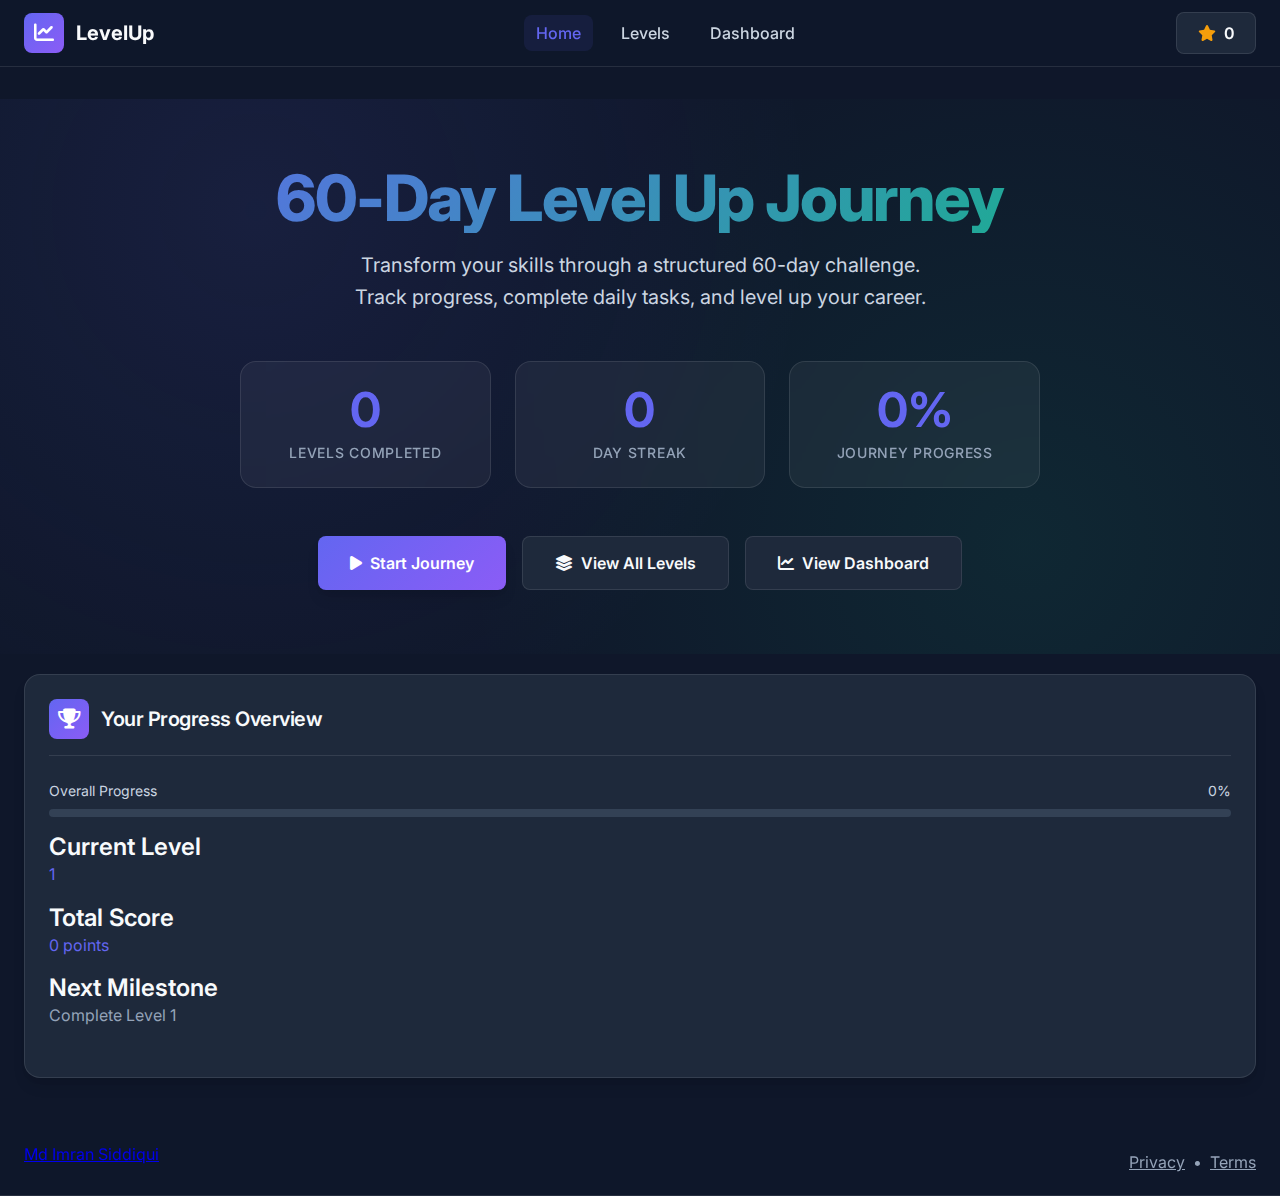
<file: index.html>
<!DOCTYPE html>
<html lang="en">
<head>
    <meta charset="UTF-8">
    <meta name="viewport" content="width=device-width, initial-scale=1.0">
    <title>60-Day Level Up Journey | Track Your Progress</title>
    <link rel="stylesheet" href="css/style.css">
    <link rel="preconnect" href="https://fonts.googleapis.com">
    <link rel="preconnect" href="https://fonts.gstatic.com" crossorigin>
    <link href="https://fonts.googleapis.com/css2?family=Inter:wght@300;400;500;600;700;800&display=swap" rel="stylesheet">
    <link rel="stylesheet" href="https://cdnjs.cloudflare.com/ajax/libs/font-awesome/6.4.0/css/all.min.css">
</head>
<body>
    <div class="page-container">
        <!-- Navigation -->
<header class="site-header">
    <div class="container nav-container">
        <a href="index.html" class="logo">
            <div class="logo-icon">
                <i class="fas fa-chart-line"></i>
            </div>
            <span>LevelUp</span>
        </a>
        
        <nav>
            <ul class="nav-links">
                <li><a href="index.html" class="nav-link active">Home</a></li>
                <li><a href="levels.html" class="nav-link">Levels</a></li>
                <li><a href="dashboard.html" class="nav-link">Dashboard</a></li>
            </ul>
        </nav>
        
        <div class="score-display">
            <i class="fas fa-star score-icon"></i>
            <span id="homeScore">0</span>
        </div>
    </div>
</header>
        <!-- Hero Section -->
        <main class="main-content">
            <section class="hero-section">
                <div class="hero-background"></div>
                <div class="container">
                    <h1 class="hero-title">60-Day Level Up Journey</h1>
                    <p class="hero-subtitle">
                        Transform your skills through a structured 60-day challenge. 
                        Track progress, complete daily tasks, and level up your career.
                    </p>
                    
                    <div class="hero-stats">
                        <div class="stat-card fade-in">
                            <div class="stat-value" id="completedCount">0</div>
                            <div class="stat-label">Levels Completed</div>
                        </div>
                        <div class="stat-card fade-in" style="animation-delay: 0.1s">
                            <div class="stat-value" id="streakCount">0</div>
                            <div class="stat-label">Day Streak</div>
                        </div>
                        <div class="stat-card fade-in" style="animation-delay: 0.2s">
                            <div class="stat-value" id="progressPercent">0%</div>
                            <div class="stat-label">Journey Progress</div>
                        </div>
                    </div>
                    
                    <div class="hero-actions">
                        <a href="level-detail.html?level=1" class="btn btn-primary btn-lg">
                            <i class="fas fa-play"></i>
                            Start Journey
                        </a>
                        <a href="levels.html" class="btn btn-secondary btn-lg">
                            <i class="fas fa-layer-group"></i>
                            View All Levels
                        </a>
                        <a href="dashboard.html" class="btn btn-secondary btn-lg">
                            <i class="fas fa-chart-line"></i>
                            View Dashboard
                        </a>
                    </div>
                </div>
            </section>
            
            <!-- Progress Section -->
            <section class="container mt-5">
                <div class="card">
                    <div class="card-header">
                        <h2 class="card-title">
                            <div class="card-icon">
                                <i class="fas fa-trophy"></i>
                            </div>
                            Your Progress Overview
                        </h2>
                    </div>
                    <div class="card-body">
                        <div class="progress-container">
                            <div class="progress-label">
                                <span>Overall Progress</span>
                                <span id="detailedProgressPercent">0%</span>
                            </div>
                            <div class="progress-bar">
                                <div id="detailedProgressBar" class="progress-fill" style="width: 0%"></div>
                            </div>
                        </div>
                        
                        <div class="progress-overview mt-4">
                            <div>
                                <h4>Current Level</h4>
                                <p class="text-primary" id="currentLevel">1</p>
                            </div>
                            <div>
                                <h4>Total Score</h4>
                                <p class="text-primary" id="totalScore">0 points</p>
                            </div>
                            <div>
                                <h4>Next Milestone</h4>
                                <p class="text-muted" id="nextMilestone">Complete Level 1</p>
                            </div>
                        </div>
                    </div>
                </div>
            </section>
        </main>

        <!-- Footer -->
        <footer class="site-header mt-5">
            <div class="container nav-container">
                <p class="text-muted"><a href="https://github.com/786imran786">Md Imran Siddiqui</a> </p>
                <div class="flex gap-2">
                    <a href="#" class="text-muted">Privacy</a>
                    <span class="text-muted">•</span>
                    <a href="#" class="text-muted">Terms</a>
                </div>
            </div>
        </footer>
    </div>

    <script src="js/storage.js"></script>
    <script src="js/main.js"></script>
</body>
</html>
</file>
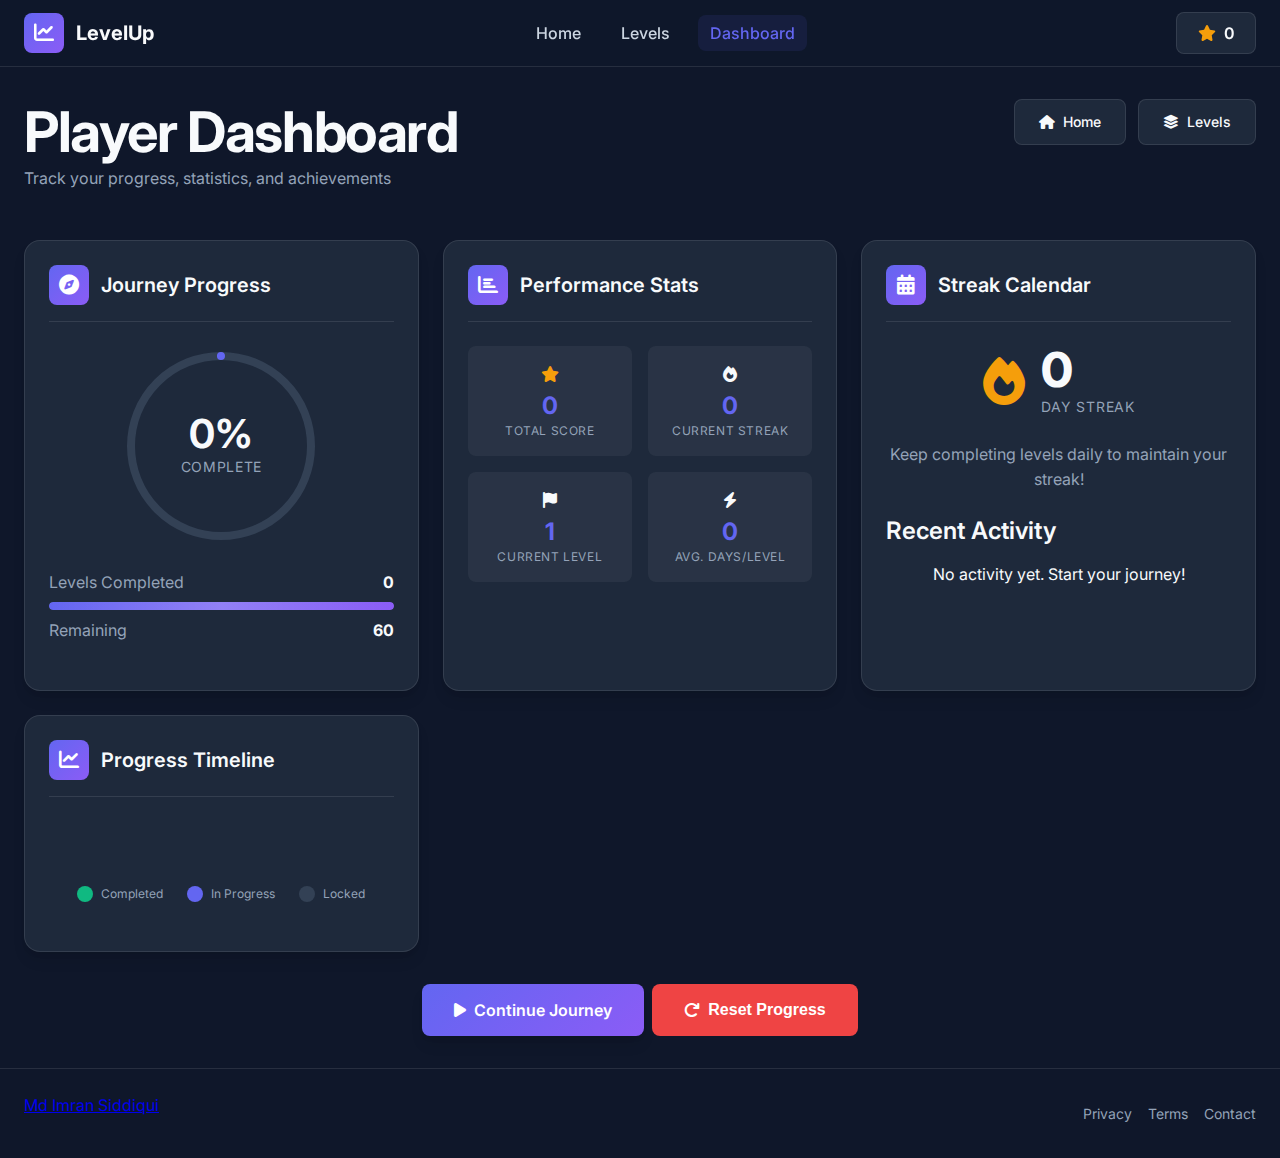
<file: dashboard.html>
<!DOCTYPE html>
<html lang="en">
<head>
    <meta charset="UTF-8">
    <meta name="viewport" content="width=device-width, initial-scale=1.0">
    <title>60-Day Level Up Journey - Dashboard</title>
    <link rel="stylesheet" href="css/style.css">
    <link rel="stylesheet" href="https://cdnjs.cloudflare.com/ajax/libs/font-awesome/6.4.0/css/all.min.css">
    <link href="https://fonts.googleapis.com/css2?family=Inter:wght@300;400;500;600;700;800&display=swap" rel="stylesheet">
</head>
<body>
    <div class="page-wrapper">
        <!-- Navigation Header -->
        <header class="site-header">
            <div class="container nav-container">
                <a href="index.html" class="logo">
                    <div class="logo-icon">
                        <i class="fas fa-chart-line"></i>
                    </div>
                    <span>LevelUp</span>
                </a>
                
                <nav>
                    <ul class="nav-links">
                        <li><a href="index.html" class="nav-link">Home</a></li>
                        <li><a href="levels.html" class="nav-link">Levels</a></li>
                        <li><a href="dashboard.html" class="nav-link active">Dashboard</a></li>
                    </ul>
                </nav>
                
                <div class="score-display">
                    <i class="fas fa-star score-icon"></i>
                    <span id="dashboardScore">0</span>
                </div>
            </div>
        </header>

        <!-- Main Content -->
        <main class="main-content">
            <div class="container">
                <!-- Dashboard Header -->
                <div class="dashboard-header">
                    <div class="levels-header-content">
                        <h1>Player Dashboard</h1>
                        <p class="text-muted">Track your progress, statistics, and achievements</p>
                    </div>
                    <div class="levels-actions">
                        <a href="index.html" class="btn btn-secondary">
                            <i class="fas fa-home"></i>
                            Home
                        </a>
                        <a href="levels.html" class="btn btn-secondary">
                            <i class="fas fa-layer-group"></i>
                            Levels
                        </a>
                    </div>
                </div>

                <!-- Dashboard Grid -->
                <div class="dashboard-grid">
                    <!-- Journey Progress Card -->
                    <div class="card">
                        <div class="card-header">
                            <h3 class="card-title">
                                <div class="card-icon">
                                    <i class="fas fa-compass"></i>
                                </div>
                                Journey Progress
                            </h3>
                        </div>
                        <div class="card-body">
                            <div class="progress-circle-container">
                                <svg class="progress-circle" width="200" height="200">
                                    <circle class="circle-bg" cx="100" cy="100" r="90"></circle>
                                    <circle class="circle-progress" cx="100" cy="100" r="90"></circle>
                                </svg>
                                <div class="circle-text">
                                    <span id="circularProgressPercent" class="circle-value">0%</span>
                                    <span class="circle-label">Complete</span>
                                </div>
                            </div>
                            <div class="progress-stats mt-6">
                                <div class="flex justify-between items-center mb-2">
                                    <span class="text-muted">Levels Completed</span>
                                    <span id="completedLevelsCount" class="font-bold">0</span>
                                </div>
                                <div class="progress-bar">
                                    <div id="completedProgressBar" class="progress-fill"></div>
                                </div>
                                <div class="flex justify-between items-center mt-2">
                                    <span class="text-muted">Remaining</span>
                                    <span id="remainingLevelsCount" class="font-bold">60 levels</span>
                                </div>
                            </div>
                        </div>
                    </div>

                    <!-- Performance Stats Card -->
                    <div class="card">
                        <div class="card-header">
                            <h3 class="card-title">
                                <div class="card-icon">
                                    <i class="fas fa-chart-bar"></i>
                                </div>
                                Performance Stats
                            </h3>
                        </div>
                        <div class="card-body">
                            <div class="stats-grid">
                                <div class="stat-item-small">
                                    <div class="stat-icon score-icon mb-2">
                                        <i class="fas fa-star"></i>
                                    </div>
                                    <div class="stat-item-value" id="totalScore">0</div>
                                    <div class="stat-item-label">Total Score</div>
                                </div>
                                <div class="stat-item-small">
                                    <div class="stat-icon streak-icon mb-2">
                                        <i class="fas fa-fire"></i>
                                    </div>
                                    <div class="stat-item-value" id="currentStreak">0</div>
                                    <div class="stat-item-label">Current Streak</div>
                                </div>
                                <div class="stat-item-small">
                                    <div class="stat-icon level-icon mb-2">
                                        <i class="fas fa-flag"></i>
                                    </div>
                                    <div class="stat-item-value" id="currentLevelDisplay">1</div>
                                    <div class="stat-item-label">Current Level</div>
                                </div>
                                <div class="stat-item-small">
                                    <div class="stat-icon avg-icon mb-2">
                                        <i class="fas fa-bolt"></i>
                                    </div>
                                    <div class="stat-item-value" id="avgCompletion">0</div>
                                    <div class="stat-item-label">Avg. Days/Level</div>
                                </div>
                            </div>
                        </div>
                    </div>

                    <!-- Streak Calendar Card -->
                    <div class="card">
                        <div class="card-header">
                            <h3 class="card-title">
                                <div class="card-icon">
                                    <i class="fas fa-calendar-alt"></i>
                                </div>
                                Streak Calendar
                            </h3>
                        </div>
                        
                        <div class="card-body">
                            <div class="streak-display">
                                <div class="streak-flame">
                                    <i class="fas fa-fire"></i>
                                </div>
                                <div class="streak-info">
                                    <span class="streak-count" id="streakCount">0</span>
                                    <span class="streak-label">day streak</span>
                                </div>
                            </div>
                            <p class="text-muted text-center mt-4">
                                Keep completing levels daily to maintain your streak!
                            </p>
                            <div class="streak-history mt-6">
                                <h4 class="mb-4">Recent Activity</h4>
                                <div class="history-items" id="streakHistory">
                                    <!-- Streak history will be dynamically generated here -->
                                </div>
                            </div>
                        </div>
                    </div>

                    <!-- Progress Timeline Card -->
                    <div class="card">
                        <div class="card-header">
                            <h3 class="card-title">
                                <div class="card-icon">
                                    <i class="fas fa-chart-line"></i>
                                </div>
                                Progress Timeline
                            </h3>
                        </div>
                        <div class="card-body">
                            <div class="timeline-container">
                                <div class="timeline" id="timelineBars">
                                    <!-- Timeline bars will be dynamically generated here -->
                                </div>
                                <div class="flex justify-center gap-6 mt-6">
                                    <div class="legend-item">
                                        <div class="legend-color completed"></div>
                                        <span class="text-xs">Completed</span>
                                    </div>
                                    <div class="legend-item">
                                        <div class="legend-color current"></div>
                                        <span class="text-xs">In Progress</span>
                                    </div>
                                    <div class="legend-item">
                                        <div class="legend-color locked"></div>
                                        <span class="text-xs">Locked</span>
                                    </div>
                                </div>
                            </div>
                        </div>
                    </div>
                </div>

                <!-- Dashboard Actions -->
                <div class="dashboard-actions mt-8">
                    <div class="btn-group justify-center">
                        <a href="levels.html" class="btn btn-primary btn-lg">
                            <i class="fas fa-play"></i>
                            Continue Journey
                        </a>
                        <button id="resetProgress" class="btn btn-danger btn-lg">
                            <i class="fas fa-redo"></i>
                            Reset Progress
                        </button>
                    </div>
                </div>
            </div>
        </main>

        <!-- Footer -->
        <footer class="site-footer">
            <div class="container">
                <div class="footer-content">
                    <p class="text-muted"><a href="https://github.com/786imran786">Md Imran Siddiqui</a></p>
                    <div class="footer-links">
                        <a href="#" class="footer-link">Privacy</a>
                        <a href="#" class="footer-link">Terms</a>
                        <a href="#" class="footer-link">Contact</a>
                    </div>
                </div>
            </div>
        </footer>
    </div>

    <script src="js/storage.js"></script>
    <script src="js/dashboard.js"></script>
</body>
</html>
</file>
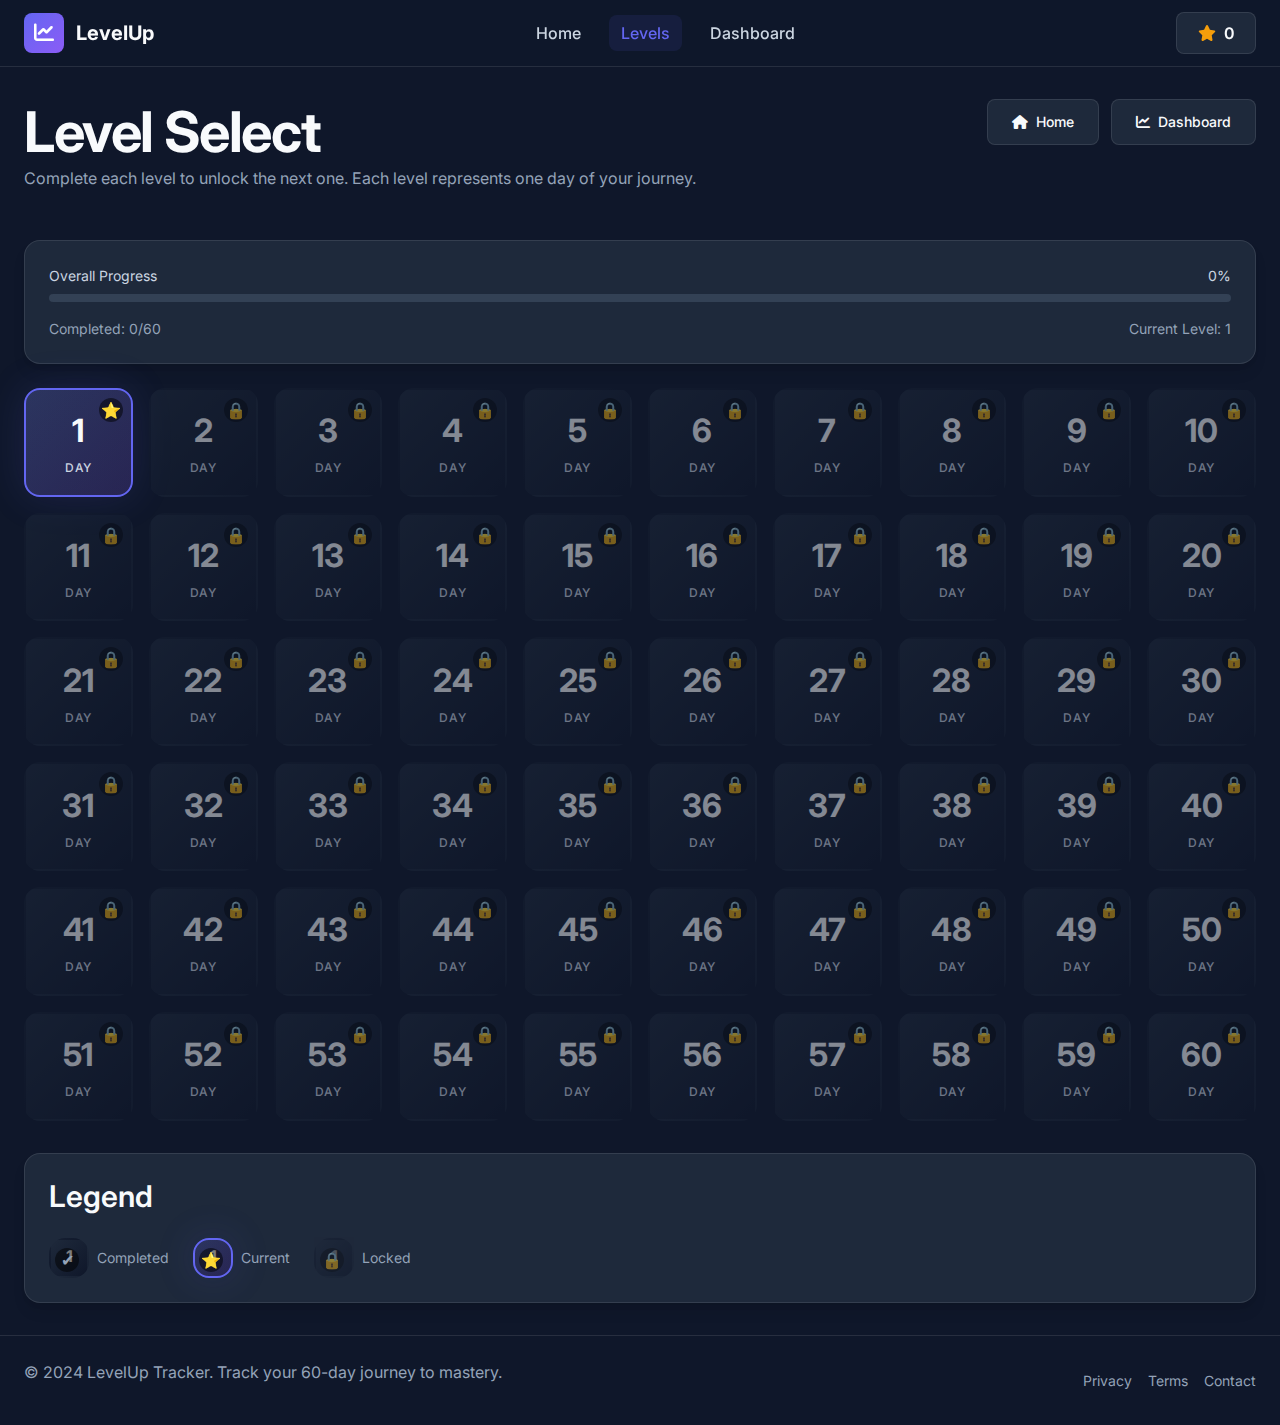
<file: level-detail.html>
<!DOCTYPE html>
<html lang="en">
<head>
    <meta charset="UTF-8">
    <meta name="viewport" content="width=device-width, initial-scale=1.0">
    <title>60-Day Level Up Journey - Level Details</title>
    <link rel="stylesheet" href="css/style.css">
    <link rel="stylesheet" href="https://cdnjs.cloudflare.com/ajax/libs/font-awesome/6.4.0/css/all.min.css">
    <link href="https://fonts.googleapis.com/css2?family=Inter:wght@300;400;500;600;700;800&display=swap" rel="stylesheet">
</head>
<body>
    <div class="page-wrapper">
        <!-- Navigation Header -->
        <header class="site-header">
            <div class="container nav-container">
                <a href="index.html" class="logo">
                    <div class="logo-icon">
                        <i class="fas fa-chart-line"></i>
                    </div>
                    <span>LevelUp</span>
                </a>
                
                <nav>
                    <ul class="nav-links">
                        <li><a href="index.html" class="nav-link">Home</a></li>
                        <li><a href="levels.html" class="nav-link">Levels</a></li>
                        <li><a href="dashboard.html" class="nav-link">Dashboard</a></li>
                    </ul>
                </nav>
                
                <div class="score-display">
                    <i class="fas fa-star score-icon"></i>
                    <span id="detailScore">0</span>
                </div>
            </div>
        </header>

        <!-- Main Content -->
        <main class="main-content">
            <div class="container">
                <!-- Level Header -->
                <div class="level-detail-header">
                    <div class="levels-header-content">
                        <a href="levels.html" class="btn btn-outline btn-sm mb-4">
                            <i class="fas fa-arrow-left"></i> Back to Levels
                        </a>
                        <div class="flex items-center gap-4 mb-2">
                            <span class="level-badge">
                                <i class="fas fa-layer-group"></i> Level <span id="levelNumber">1</span>
                            </span>
                            <div id="levelStatus" class="level-badge" style="background: var(--surface-light);">LOCKED</div>
                        </div>
                        <h1 id="dayTitle">Day 1 of 60</h1>
                    </div>

                    <div class="level-progress-card" style="min-width: 300px; background: var(--surface); padding: var(--space-4); border-radius: var(--radius-lg); border: 1px solid var(--border);">
                        <div class="flex justify-between items-center mb-2">
                            <span class="text-sm text-muted">Overall Progress</span>
                            <span id="detailProgressPercent" class="font-bold text-primary">0%</span>
                        </div>
                        <div class="progress-bar">
                            <div id="detailProgressBar" class="progress-fill" style="width: 0%"></div>
                        </div>
                    </div>
                </div>

                <!-- Tasks Section -->
                <section class="tasks-section">
                    <h2 class="section-title mb-6">
                        <i class="fas fa-tasks text-primary mr-2"></i>
                        Today's Tasks
                    </h2>
                    <div class="tasks-container" id="tasksContainer">
                        <!-- Tasks will be dynamically generated here -->
                    </div>
                </section>

                <!-- Completion Section -->
                <section class="completion-section" id="completionSection">
                    <div class="completion-message" id="completionMessage">
                        <div class="completion-icon">
                            <i class="fas fa-trophy text-accent"></i>
                        </div>
                        <h3>LEVEL COMPLETE!</h3>
                        <p>You've completed all tasks for this level. Ready to advance?</p>
                        <div class="flex justify-center gap-6 my-6">
                            <div class="flex items-center gap-2">
                                <i class="fas fa-star text-accent"></i>
                                <span>+10 Points</span>
                            </div>
                            <div class="flex items-center gap-2">
                                <i class="fas fa-unlock text-secondary"></i>
                                <span>Level <span id="nextLevelNumber">2</span> Unlocked</span>
                            </div>
                        </div>
                    </div>

                    <div class="completion-actions">
                        <a href="levels.html" class="btn btn-secondary">
                            <i class="fas fa-layer-group"></i>
                            Back to Levels
                        </a>
                        <button id="nextLevelBtn" class="btn btn-primary" disabled>
                            <span>Next Level</span>
                            <i class="fas fa-arrow-right"></i>
                        </button>
                    </div>
                </section>
            </div>
        </main>

        <!-- Footer -->
        <footer class="site-footer">
            <div class="container">
                <div class="footer-content">
                    <p class="text-muted">© 2024 LevelUp Tracker. Track your 60-day journey to mastery.</p>
                    <div class="footer-links">
                        <a href="#" class="footer-link">Privacy</a>
                        <a href="#" class="footer-link">Terms</a>
                        <a href="#" class="footer-link">Contact</a>
                    </div>
                </div>
            </div>
        </footer>
    </div>

    <script src="js/storage.js"></script>
    <script src="js/levels.js"></script>
</body>
</html>
</file>
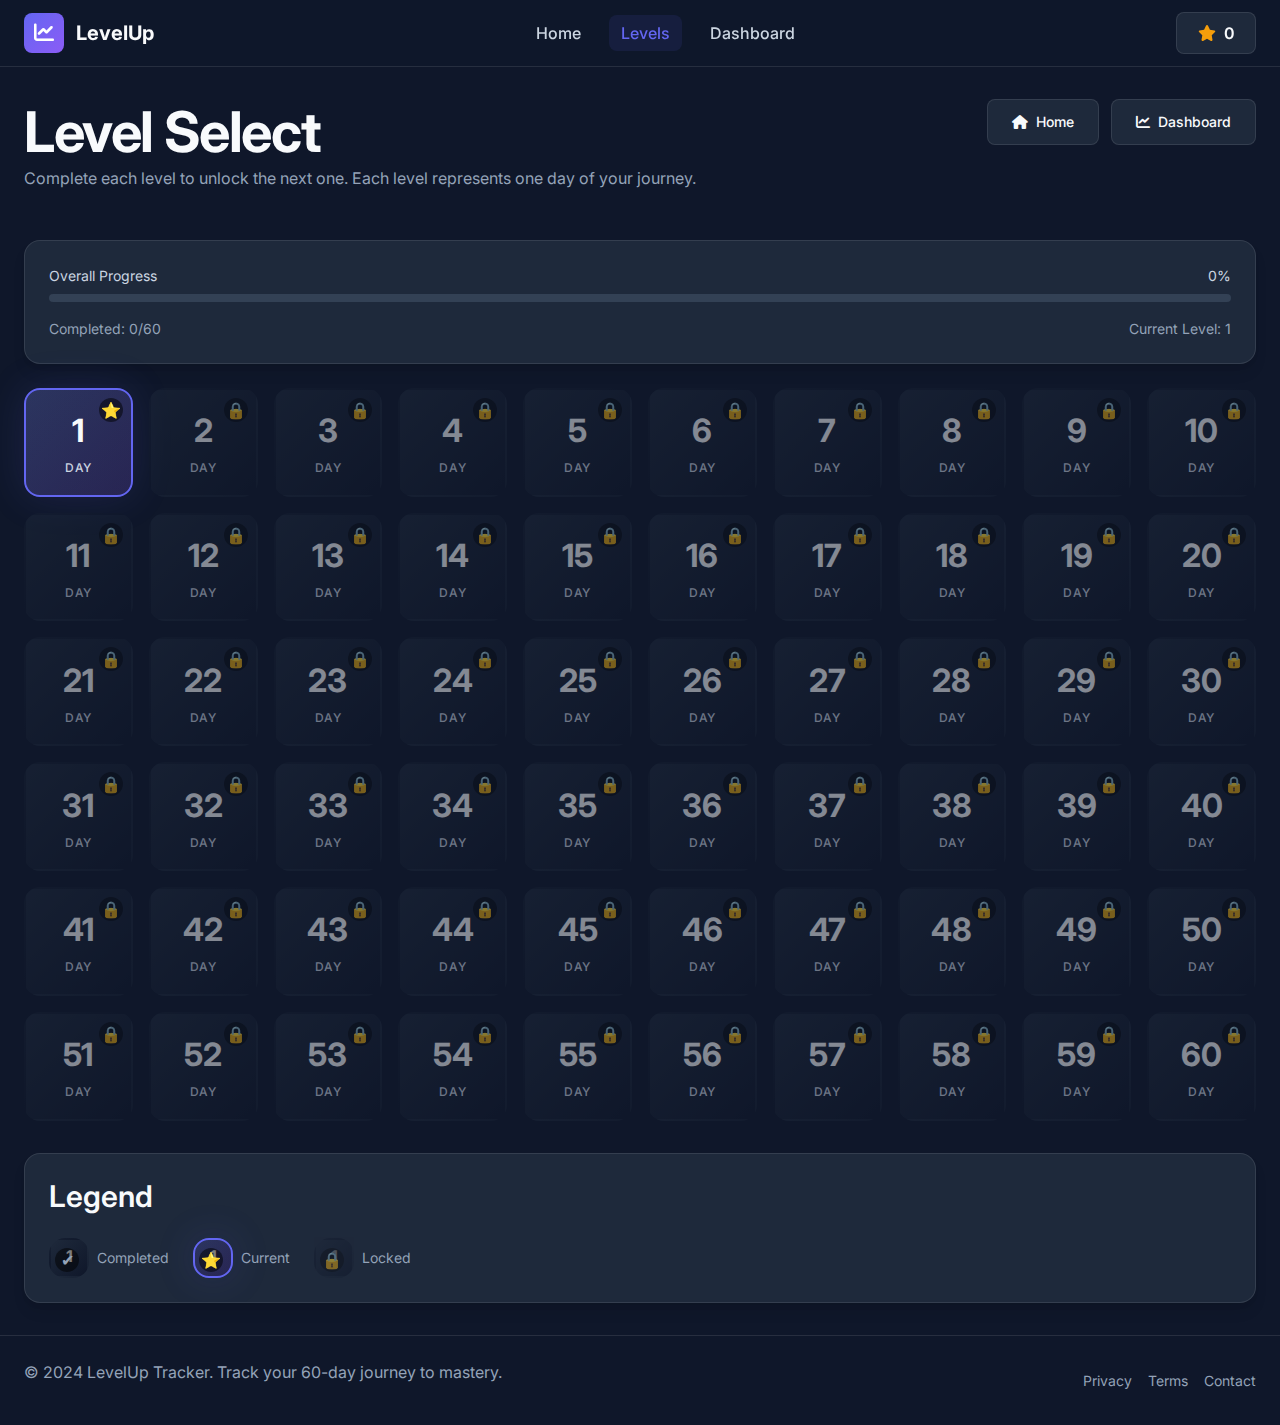
<file: levels.html>
<!DOCTYPE html>
<html lang="en">
<head>
    <meta charset="UTF-8">
    <meta name="viewport" content="width=device-width, initial-scale=1.0">
    <title>60-Day Level Up Journey - Level Select</title>
    <link rel="stylesheet" href="css/style.css">
    <link rel="stylesheet" href="https://cdnjs.cloudflare.com/ajax/libs/font-awesome/6.4.0/css/all.min.css">
    <link href="https://fonts.googleapis.com/css2?family=Inter:wght@300;400;500;600;700;800&display=swap" rel="stylesheet">
</head>
<body>
    <div class="page-wrapper">
        <!-- Navigation Header -->
        <header class="site-header">
            <div class="container nav-container">
                <a href="index.html" class="logo">
                    <div class="logo-icon">
                        <i class="fas fa-chart-line"></i>
                    </div>
                    <span>LevelUp</span>
                </a>
                
                <nav>
                    <ul class="nav-links">
                        <li><a href="index.html" class="nav-link">Home</a></li>
                        <li><a href="levels.html" class="nav-link active">Levels</a></li>
                        <li><a href="dashboard.html" class="nav-link">Dashboard</a></li>
                    </ul>
                </nav>
                
                <div class="score-display">
                    <i class="fas fa-star score-icon"></i>
                    <span id="levelsScore">0</span>
                </div>
            </div>
        </header>

        <!-- Main Content -->
        <main class="main-content">
            <div class="container">
                <!-- Levels Header -->
                <div class="levels-header">
                    <div class="levels-header-content">
                        <h1>Level Select</h1>
                        <p class="text-muted">Complete each level to unlock the next one. Each level represents one day of your journey.</p>
                    </div>
                    <div class="levels-actions">
                        <a href="index.html" class="btn btn-secondary">
                            <i class="fas fa-home"></i>
                            Home
                        </a>
                        <a href="dashboard.html" class="btn btn-secondary">
                            <i class="fas fa-chart-line"></i>
                            Dashboard
                        </a>
                    </div>
                </div>
                
                <!-- Progress Overview -->
                <div class="card mb-6">
                    <div class="progress-container">
                        <div class="progress-label">
                            <span>Overall Progress</span>
                            <span id="levelsProgressPercent">0%</span>
                        </div>
                        <div class="progress-bar">
                            <div id="levelsProgressBar" class="progress-fill"></div>
                        </div>
                    </div>
                    <div class="flex justify-between mt-4 text-sm">
                        <span class="text-muted">Completed: <span id="completedCountDisplay">0</span>/60</span>
                        <span class="text-muted">Current Level: <span id="currentLevelDisplay">1</span></span>
                    </div>
                </div>
                
                <!-- Levels Grid -->
                <div class="levels-grid" id="levelsGrid">
                    <!-- Levels will be dynamically generated here -->
                </div>
                
                <!-- Legend -->
                <div class="card">
                    <h3 class="mb-4">Legend</h3>
                    <div class="levels-legend">
                        <div class="legend-item">
                            <div class="level-card" style="width: 40px; height: 40px;">
                                <div class="level-card-content">
                                    <div class="level-number" style="font-size: 1rem;">1</div>
                                </div>
                                <div class="level-status">✔</div>
                            </div>
                            <span class="text-muted">Completed</span>
                        </div>
                        <div class="legend-item">
                            <div class="level-card current" style="width: 40px; height: 40px;">
                                <div class="level-card-content">
                                    <div class="level-number" style="font-size: 1rem;">1</div>
                                </div>
                                <div class="level-status">⭐</div>
                            </div>
                            <span class="text-muted">Current</span>
                        </div>
                        <div class="legend-item">
                            <div class="level-card locked" style="width: 40px; height: 40px;">
                                <div class="level-card-content">
                                    <div class="level-number" style="font-size: 1rem;">1</div>
                                </div>
                                <div class="level-status">🔒</div>
                            </div>
                            <span class="text-muted">Locked</span>
                        </div>
                    </div>
                </div>
            </div>
        </main>

        <!-- Footer -->
        <footer class="site-footer">
            <div class="container">
                <div class="footer-content">
                    <p class="text-muted">© 2024 LevelUp Tracker. Track your 60-day journey to mastery.</p>
                    <div class="footer-links">
                        <a href="#" class="footer-link">Privacy</a>
                        <a href="#" class="footer-link">Terms</a>
                        <a href="#" class="footer-link">Contact</a>
                    </div>
                </div>
            </div>
        </footer>
    </div>

    <script src="js/storage.js"></script>
    <script src="js/levels.js"></script>
</body>
</html>
</file>
<file: css/style.css>
/* ========== MODERN 60-DAY LEVEL UP TRACKER ========== */
/* Professional, Responsive Design - Works for All Pages */

/* ========== CSS RESET & BASE ========== */
:root {
    /* Modern Color Palette */
    --primary: #6366f1;
    --primary-dark: #4f46e5;
    --primary-light: #818cf8;
    --primary-50: #eef2ff;
    
    --secondary: #10b981;
    --secondary-dark: #059669;
    --secondary-light: #34d399;
    --secondary-50: #d1fae5;
    
    --accent: #f59e0b;
    --accent-dark: #d97706;
    --accent-light: #fbbf24;
    --accent-50: #fef3c7;
    
    --danger: #ef4444;
    --danger-dark: #dc2626;
    --danger-light: #f87171;
    
    /* Neutral Palette */
    --background: #0f172a;
    --surface: #1e293b;
    --surface-light: #334155;
    --surface-dark: #0f172a;
    --border: rgba(255, 255, 255, 0.1);
    --border-light: rgba(255, 255, 255, 0.05);
    --border-dark: rgba(0, 0, 0, 0.2);
    
    /* Text Colors */
    --text-primary: #f8fafc;
    --text-secondary: #cbd5e1;
    --text-muted: #94a3b8;
    --text-inverse: #1e293b;
    
    /* Gradients */
    --gradient-primary: linear-gradient(135deg, var(--primary) 0%, #8b5cf6 100%);
    --gradient-secondary: linear-gradient(135deg, var(--secondary) 0%, #22d3ee 100%);
    --gradient-accent: linear-gradient(135deg, var(--accent) 0%, #f97316 100%);
    --gradient-dark: linear-gradient(135deg, var(--surface) 0%, var(--background) 100%);
    --gradient-surface: linear-gradient(145deg, var(--surface-light) 0%, var(--surface) 100%);
    
    /* Shadows */
    --shadow-xs: 0 1px 2px 0 rgba(0, 0, 0, 0.05);
    --shadow-sm: 0 1px 3px 0 rgba(0, 0, 0, 0.1), 0 1px 2px 0 rgba(0, 0, 0, 0.06);
    --shadow: 0 4px 6px -1px rgba(0, 0, 0, 0.1), 0 2px 4px -1px rgba(0, 0, 0, 0.06);
    --shadow-md: 0 10px 15px -3px rgba(0, 0, 0, 0.1), 0 4px 6px -2px rgba(0, 0, 0, 0.05);
    --shadow-lg: 0 20px 25px -5px rgba(0, 0, 0, 0.1), 0 10px 10px -5px rgba(0, 0, 0, 0.04);
    --shadow-xl: 0 25px 50px -12px rgba(0, 0, 0, 0.25);
    --shadow-2xl: 0 50px 100px -20px rgba(0, 0, 0, 0.25);
    --shadow-inner: inset 0 2px 4px 0 rgba(0, 0, 0, 0.06);
    --shadow-primary: 0 0 0 3px rgba(99, 102, 241, 0.1);
    --shadow-glow: 0 0 40px rgba(99, 102, 241, 0.15);
    
    /* Spacing */
    --space-0: 0;
    --space-1: 0.25rem;
    --space-2: 0.5rem;
    --space-3: 0.75rem;
    --space-4: 1rem;
    --space-5: 1.25rem;
    --space-6: 1.5rem;
    --space-8: 2rem;
    --space-10: 2.5rem;
    --space-12: 3rem;
    --space-16: 4rem;
    --space-20: 5rem;
    --space-24: 6rem;
    
    /* Border Radius */
    --radius-sm: 0.375rem;
    --radius: 0.5rem;
    --radius-md: 0.75rem;
    --radius-lg: 1rem;
    --radius-xl: 1.5rem;
    --radius-2xl: 2rem;
    --radius-full: 9999px;
    
    /* Transitions */
    --transition-fast: 150ms cubic-bezier(0.4, 0, 0.2, 1);
    --transition: 250ms cubic-bezier(0.4, 0, 0.2, 1);
    --transition-slow: 350ms cubic-bezier(0.4, 0, 0.2, 1);
    --transition-bounce: 400ms cubic-bezier(0.68, -0.55, 0.265, 1.55);
    
    /* Z-index */
    --z-dropdown: 10;
    --z-sticky: 20;
    --z-fixed: 30;
    --z-modal: 40;
    --z-popover: 50;
    --z-toast: 60;
}

*,
*::before,
*::after {
    margin: 0;
    padding: 0;
    box-sizing: border-box;
}

html {
    font-size: 16px;
    scroll-behavior: smooth;
    -webkit-text-size-adjust: 100%;
}

body {
    font-family: 'Inter', -apple-system, BlinkMacSystemFont, 'Segoe UI', Roboto, sans-serif;
    background-color: var(--background);
    color: var(--text-primary);
    line-height: 1.5;
    font-weight: 400;
    min-height: 100vh;
    overflow-x: hidden;
    -webkit-font-smoothing: antialiased;
    -moz-osx-font-smoothing: grayscale;
}

/* ========== TYPOGRAPHY ========== */
h1, h2, h3, h4, h5, h6 {
    font-weight: 600;
    line-height: 1.2;
    color: var(--text-primary);
}

h1 {
    font-size: clamp(2rem, 5vw, 3.5rem);
    font-weight: 700;
    letter-spacing: -0.025em;
}

h2 {
    font-size: clamp(1.5rem, 4vw, 2.5rem);
    letter-spacing: -0.025em;
}

h3 {
    font-size: clamp(1.25rem, 3vw, 1.875rem);
}

h4 {
    font-size: clamp(1.125rem, 2.5vw, 1.5rem);
}

p {
    margin-bottom: var(--space-4);
    color: var(--text-secondary);
    line-height: 1.6;
}

.text-lg {
    font-size: 1.125rem;
}

.text-sm {
    font-size: 0.875rem;
}

.text-xs {
    font-size: 0.75rem;
}

.text-center {
    text-align: center;
}

.text-muted {
    color: var(--text-muted);
}

.text-primary {
    color: var(--primary);
}

.text-secondary {
    color: var(--secondary);
}

.text-accent {
    color: var(--accent);
}

.font-bold {
    font-weight: 700;
}

.font-semibold {
    font-weight: 600;
}

/* ========== LAYOUT & CONTAINERS ========== */
.container {
    width: 100%;
    max-width: 1280px;
    margin: 0 auto;
    padding: 0 var(--space-4);
}

.page-wrapper {
    min-height: 100vh;
    display: flex;
    flex-direction: column;
}

.main-content {
    flex: 1;
    padding: var(--space-8) 0;
    width: 100%;
}

/* ========== NAVIGATION ========== */
.site-header {
    position: sticky;
    top: 0;
    z-index: var(--z-sticky);
    background: rgba(15, 23, 42, 0.95);
    backdrop-filter: blur(10px);
    -webkit-backdrop-filter: blur(10px);
    border-bottom: 1px solid var(--border);
    padding: var(--space-3) 0;
}

.nav-container {
    display: flex;
    align-items: center;
    justify-content: space-between;
    gap: var(--space-4);
}

.logo {
    display: flex;
    align-items: center;
    gap: var(--space-3);
    font-weight: 700;
    font-size: 1.25rem;
    color: var(--text-primary);
    text-decoration: none;
}

.logo-icon {
    display: flex;
    align-items: center;
    justify-content: center;
    width: 40px;
    height: 40px;
    background: var(--gradient-primary);
    border-radius: var(--radius);
    color: white;
    font-size: 1.25rem;
}

.nav-links {
    display: flex;
    align-items: center;
    gap: var(--space-4);
    list-style: none;
}

.nav-link {
    color: var(--text-secondary);
    font-weight: 500;
    padding: var(--space-2) var(--space-3);
    border-radius: var(--radius);
    text-decoration: none;
    transition: all var(--transition-fast);
    white-space: nowrap;
}

.nav-link:hover {
    color: var(--text-primary);
    background: rgba(255, 255, 255, 0.05);
}

.nav-link.active {
    color: var(--primary);
    background: rgba(99, 102, 241, 0.1);
}

.score-display {
    display: flex;
    align-items: center;
    gap: var(--space-2);
    background: var(--surface);
    padding: var(--space-2) var(--space-3);
    border-radius: var(--radius);
    border: 1px solid var(--border);
    font-weight: 600;
    min-width: 80px;
    justify-content: center;
}

.score-icon {
    color: var(--accent);
}

/* ========== BUTTONS ========== */
.btn {
    display: inline-flex;
    align-items: center;
    justify-content: center;
    gap: var(--space-2);
    padding: 0.75rem 1.5rem;
    font-size: 0.875rem;
    font-weight: 500;
    line-height: 1.25rem;
    border-radius: var(--radius);
    border: 1px solid transparent;
    cursor: pointer;
    transition: all var(--transition);
    text-decoration: none;
    white-space: nowrap;
    user-select: none;
    outline: none;
    position: relative;
    overflow: hidden;
}

.btn::after {
    content: '';
    position: absolute;
    top: 0;
    left: -100%;
    width: 100%;
    height: 100%;
    background: linear-gradient(90deg, transparent, rgba(255, 255, 255, 0.1), transparent);
    transition: left 0.6s ease;
}

.btn:hover::after {
    left: 100%;
}

.btn:disabled {
    opacity: 0.5;
    cursor: not-allowed;
    pointer-events: none;
}

.btn:focus-visible {
    outline: 2px solid var(--primary);
    outline-offset: 2px;
}

.btn-primary {
    background: var(--gradient-primary);
    color: white;
    border: none;
    box-shadow: var(--shadow-md);
}

.btn-primary:hover {
    transform: translateY(-2px);
    box-shadow: var(--shadow-lg), var(--shadow-glow);
}

.btn-secondary {
    background: var(--surface);
    color: var(--text-primary);
    border-color: var(--border);
}

.btn-secondary:hover {
    background: var(--surface-light);
    border-color: var(--primary);
    transform: translateY(-2px);
}

.btn-accent {
    background: var(--gradient-accent);
    color: white;
    border: none;
    box-shadow: var(--shadow-md);
}

.btn-accent:hover {
    transform: translateY(-2px);
    box-shadow: var(--shadow-lg);
}

.btn-danger {
    background: var(--danger);
    color: white;
    border: none;
}

.btn-danger:hover {
    background: var(--danger-dark);
    transform: translateY(-2px);
}

.btn-outline {
    background: transparent;
    color: var(--text-primary);
    border-color: var(--border);
}

.btn-outline:hover {
    background: rgba(255, 255, 255, 0.05);
    border-color: var(--primary);
}

.btn-lg {
    padding: 1rem 2rem;
    font-size: 1rem;
    font-weight: 600;
}

.btn-sm {
    padding: 0.5rem 1rem;
    font-size: 0.75rem;
}

.btn-icon {
    padding: 0.5rem;
    border-radius: var(--radius);
    width: 2.5rem;
    height: 2.5rem;
}

.btn-group {
    display: flex;
    gap: var(--space-2);
    flex-wrap: wrap;
}

.btn-full {
    width: 100%;
}

/* ========== CARDS ========== */
.card {
    background: var(--surface);
    border: 1px solid var(--border);
    border-radius: var(--radius-lg);
    padding: var(--space-6);
    box-shadow: var(--shadow-md);
    transition: all var(--transition);
    position: relative;
    overflow: hidden;
}

.card::before {
    content: '';
    position: absolute;
    top: 0;
    left: 0;
    right: 0;
    height: 4px;
    background: var(--gradient-primary);
    opacity: 0;
    transition: opacity var(--transition);
}

.card:hover::before {
    opacity: 1;
}

.card:hover {
    box-shadow: var(--shadow-xl);
    transform: translateY(-2px);
    border-color: rgba(99, 102, 241, 0.2);
}

.card-header {
    display: flex;
    align-items: center;
    justify-content: space-between;
    margin-bottom: var(--space-6);
    padding-bottom: var(--space-4);
    border-bottom: 1px solid var(--border);
}

.card-title {
    display: flex;
    align-items: center;
    gap: var(--space-3);
    font-size: 1.25rem;
    margin: 0;
    color: var(--text-primary);
}

.card-icon {
    display: flex;
    align-items: center;
    justify-content: center;
    width: 40px;
    height: 40px;
    background: var(--gradient-primary);
    border-radius: var(--radius);
    color: white;
    flex-shrink: 0;
}

.card-body {
    margin-bottom: var(--space-6);
}

.card-footer {
    padding-top: var(--space-4);
    border-top: 1px solid var(--border);
}

.card-grid {
    display: grid;
    grid-template-columns: repeat(auto-fit, minmax(250px, 1fr));
    gap: var(--space-6);
}

/* ========== HOME PAGE ========== */
.hero-section {
    text-align: center;
    padding: var(--space-16) 0;
    position: relative;
    overflow: hidden;
}

.hero-background {
    position: absolute;
    top: 0;
    left: 0;
    right: 0;
    bottom: 0;
    background: 
        radial-gradient(circle at 20% 20%, rgba(99, 102, 241, 0.1) 0%, transparent 50%),
        radial-gradient(circle at 80% 80%, rgba(16, 185, 129, 0.1) 0%, transparent 50%);
    z-index: -1;
}

.hero-title {
    font-size: clamp(2.5rem, 6vw, 4rem);
    font-weight: 800;
    background: linear-gradient(135deg, var(--primary) 0%, var(--secondary) 100%);
    -webkit-background-clip: text;
    -webkit-text-fill-color: transparent;
    background-clip: text;
    margin-bottom: var(--space-4);
    line-height: 1.1;
}

.hero-subtitle {
    font-size: clamp(1rem, 2vw, 1.25rem);
    color: var(--text-secondary);
    max-width: 600px;
    margin: 0 auto var(--space-12);
}

.hero-stats {
    display: grid;
    grid-template-columns: repeat(auto-fit, minmax(200px, 1fr));
    gap: var(--space-6);
    max-width: 800px;
    margin: 0 auto var(--space-12);
}

.stat-card {
    background: rgba(255, 255, 255, 0.05);
    border: 1px solid rgba(255, 255, 255, 0.1);
    border-radius: var(--radius-lg);
    padding: var(--space-6);
    text-align: center;
    backdrop-filter: blur(10px);
    -webkit-backdrop-filter: blur(10px);
    transition: all var(--transition);
}

.stat-card:hover {
    transform: translateY(-4px);
    border-color: rgba(99, 102, 241, 0.3);
}

.stat-value {
    font-size: clamp(2rem, 4vw, 3rem);
    font-weight: 700;
    color: var(--primary);
    line-height: 1;
    margin-bottom: var(--space-2);
}

.stat-label {
    color: var(--text-muted);
    font-size: 0.875rem;
    text-transform: uppercase;
    letter-spacing: 0.05em;
    font-weight: 500;
}

.hero-actions {
    display: flex;
    gap: var(--space-4);
    justify-content: center;
    flex-wrap: wrap;
}

/* ========== LEVELS PAGE ========== */
.levels-header {
    display: flex;
    align-items: flex-start;
    justify-content: space-between;
    margin-bottom: var(--space-8);
    flex-wrap: wrap;
    gap: var(--space-4);
}

.levels-header-content {
    flex: 1;
    min-width: 300px;
}

.levels-actions {
    display: flex;
    align-items: center;
    gap: var(--space-3);
    flex-wrap: wrap;
}

.levels-grid {
    display: grid;
    grid-template-columns: repeat(auto-fill, minmax(100px, 1fr));
    gap: var(--space-4);
    margin-bottom: var(--space-8);
}

.level-card {
    aspect-ratio: 1;
    display: flex;
    flex-direction: column;
    align-items: center;
    justify-content: center;
    border-radius: var(--radius-lg);
    cursor: pointer;
    transition: all var(--transition);
    position: relative;
    overflow: hidden;
    border: 2px solid transparent;
    background: var(--gradient-dark);
}

.level-card::before {
    content: '';
    position: absolute;
    top: 0;
    left: 0;
    right: 0;
    bottom: 0;
    background: var(--gradient-dark);
    z-index: 1;
}

.level-card.completed::before {
    background: var(--gradient-secondary);
    opacity: 0.2;
}

.level-card.current::before {
    background: var(--gradient-primary);
    opacity: 0.2;
}

.level-card.locked {
    opacity: 0.5;
    cursor: not-allowed;
}

.level-card-content {
    position: relative;
    z-index: 2;
    text-align: center;
    width: 100%;
    padding: var(--space-2);
}

.level-number {
    font-size: clamp(1.5rem, 3vw, 2rem);
    font-weight: 700;
    color: var(--text-primary);
    margin-bottom: var(--space-1);
}

.level-label {
    font-size: 0.75rem;
    color: var(--text-secondary);
    text-transform: uppercase;
    letter-spacing: 0.05em;
    font-weight: 500;
}

.level-status {
    position: absolute;
    top: var(--space-2);
    right: var(--space-2);
    z-index: 3;
    font-size: 1rem;
    width: 24px;
    height: 24px;
    display: flex;
    align-items: center;
    justify-content: center;
    border-radius: var(--radius-full);
    background: rgba(0, 0, 0, 0.5);
}

.level-card.completed {
    border-color: var(--secondary);
    box-shadow: 0 0 20px rgba(16, 185, 129, 0.3);
}

.level-card.current {
    border-color: var(--primary);
    box-shadow: var(--shadow-glow);
    animation: pulse 2s infinite;
}

@keyframes pulse {
    0%, 100% {
        box-shadow: 0 0 0 0 rgba(99, 102, 241, 0.4);
    }
    50% {
        box-shadow: 0 0 0 10px rgba(99, 102, 241, 0);
    }
}

.level-card:not(.locked):hover {
    transform: scale(1.05);
    z-index: 2;
}

.levels-legend {
    display: flex;
    gap: var(--space-6);
    flex-wrap: wrap;
    margin-top: var(--space-6);
}

.legend-item {
    display: flex;
    align-items: center;
    gap: var(--space-2);
    color: var(--text-muted);
    font-size: 0.875rem;
}

.legend-color {
    width: 16px;
    height: 16px;
    border-radius: var(--radius);
}

.legend-color.completed {
    background: var(--secondary);
}

.legend-color.current {
    background: var(--primary);
}

.legend-color.locked {
    background: var(--surface-light);
}

/* ========== LEVEL DETAIL PAGE ========== */
.level-detail-header {
    display: flex;
    align-items: flex-start;
    justify-content: space-between;
    margin-bottom: var(--space-8);
    flex-wrap: wrap;
    gap: var(--space-4);
}

.level-badge {
    display: inline-flex;
    align-items: center;
    gap: var(--space-3);
    background: var(--gradient-primary);
    color: white;
    padding: var(--space-2) var(--space-4);
    border-radius: var(--radius-full);
    font-weight: 600;
    text-decoration: none;
    white-space: nowrap;
}

.level-title-section {
    text-align: center;
    margin-bottom: var(--space-8);
}

.level-number-large {
    font-size: clamp(3rem, 8vw, 6rem);
    font-weight: 800;
    background: var(--gradient-primary);
    -webkit-background-clip: text;
    -webkit-text-fill-color: transparent;
    background-clip: text;
    line-height: 1;
    margin-bottom: var(--space-2);
}

.tasks-container {
    background: var(--surface);
    border-radius: var(--radius-lg);
    border: 1px solid var(--border);
    overflow: hidden;
    margin-bottom: var(--space-8);
}

.task-item {
    display: flex;
    align-items: center;
    padding: var(--space-6);
    border-bottom: 1px solid var(--border);
    transition: all var(--transition-fast);
    cursor: pointer;
}

.task-item:last-child {
    border-bottom: none;
}

.task-item:hover {
    background: rgba(255, 255, 255, 0.03);
}

.task-checkbox {
    width: 20px;
    height: 20px;
    border-radius: var(--radius);
    border: 2px solid var(--border);
    margin-right: var(--space-4);
    cursor: pointer;
    position: relative;
    flex-shrink: 0;
    transition: all var(--transition-fast);
    appearance: none;
    -webkit-appearance: none;
}

.task-checkbox:checked {
    background: var(--primary);
    border-color: var(--primary);
}

.task-checkbox:checked::after {
    content: '✓';
    position: absolute;
    color: white;
    font-size: 12px;
    font-weight: bold;
    top: 50%;
    left: 50%;
    transform: translate(-50%, -50%);
}

.task-checkbox:focus-visible {
    outline: 2px solid var(--primary);
    outline-offset: 2px;
}

.task-text {
    flex: 1;
    color: var(--text-primary);
    font-size: 1rem;
    line-height: 1.5;
}

.task-item.completed .task-text {
    text-decoration: line-through;
    color: var(--text-muted);
}

.completion-section {
    background: var(--gradient-secondary);
    color: white;
    border-radius: var(--radius-lg);
    padding: var(--space-8);
    text-align: center;
    margin-top: var(--space-8);
    display: none;
}

.completion-section.show {
    display: block;
    animation: slideIn 0.5s ease-out;
}

@keyframes slideIn {
    from {
        opacity: 0;
        transform: translateY(20px);
    }
    to {
        opacity: 1;
        transform: translateY(0);
    }
}

.completion-icon {
    font-size: 4rem;
    margin-bottom: var(--space-4);
    animation: bounce 1s infinite;
}

@keyframes bounce {
    0%, 100% {
        transform: translateY(0);
    }
    50% {
        transform: translateY(-10px);
    }
}

.completion-actions {
    display: flex;
    gap: var(--space-4);
    justify-content: center;
    margin-top: var(--space-6);
    flex-wrap: wrap;
}

/* ========== DASHBOARD PAGE ========== */
.dashboard-header {
    display: flex;
    align-items: flex-start;
    justify-content: space-between;
    margin-bottom: var(--space-8);
    flex-wrap: wrap;
    gap: var(--space-4);
}

.dashboard-grid {
    display: grid;
    grid-template-columns: repeat(auto-fit, minmax(300px, 1fr));
    gap: var(--space-6);
    margin-bottom: var(--space-8);
}

.progress-circle-container {
    position: relative;
    width: 200px;
    height: 200px;
    margin: 0 auto;
}

.progress-circle {
    transform: rotate(-90deg);
}

.circle-bg {
    fill: none;
    stroke: var(--surface-light);
    stroke-width: 8;
}

.circle-progress {
    fill: none;
    stroke: var(--primary);
    stroke-width: 8;
    stroke-linecap: round;
    stroke-dasharray: 565;
    stroke-dashoffset: 565;
    transition: stroke-dashoffset 1s ease;
}

.circle-text {
    position: absolute;
    top: 50%;
    left: 50%;
    transform: translate(-50%, -50%);
    text-align: center;
}

.circle-value {
    font-size: clamp(2rem, 4vw, 2.5rem);
    font-weight: 700;
    color: var(--text-primary);
    display: block;
    line-height: 1;
}

.circle-label {
    color: var(--text-muted);
    font-size: 0.875rem;
    text-transform: uppercase;
    letter-spacing: 0.05em;
    margin-top: var(--space-1);
}

.stats-grid {
    display: grid;
    grid-template-columns: repeat(auto-fit, minmax(140px, 1fr));
    gap: var(--space-4);
}

.stat-item-small {
    background: rgba(255, 255, 255, 0.05);
    border-radius: var(--radius);
    padding: var(--space-4);
    text-align: center;
    transition: all var(--transition);
}

.stat-item-small:hover {
    background: rgba(255, 255, 255, 0.08);
    transform: translateY(-2px);
}

.stat-item-value {
    font-size: 1.5rem;
    font-weight: 700;
    color: var(--primary);
    display: block;
    line-height: 1;
    margin-bottom: var(--space-1);
}

.stat-item-label {
    color: var(--text-muted);
    font-size: 0.75rem;
    text-transform: uppercase;
    letter-spacing: 0.05em;
}

.streak-display {
    display: flex;
    align-items: center;
    justify-content: center;
    gap: var(--space-4);
    margin-bottom: var(--space-6);
}

.streak-flame {
    font-size: 3rem;
    color: var(--accent);
    animation: flame 1s infinite alternate;
}

@keyframes flame {
    from {
        transform: scale(1) rotate(-5deg);
    }
    to {
        transform: scale(1.1) rotate(5deg);
    }
}

.streak-info {
    text-align: left;
}

.streak-count {
    font-size: clamp(2rem, 4vw, 3rem);
    font-weight: 800;
    color: var(--text-primary);
    display: block;
    line-height: 1;
}

.streak-label {
    color: var(--text-muted);
    font-size: 0.875rem;
    text-transform: uppercase;
    letter-spacing: 0.05em;
}

.timeline-container {
    margin-top: var(--space-4);
}

.timeline {
    display: flex;
    gap: 2px;
    height: 40px;
    margin-bottom: var(--space-4);
    overflow-x: auto;
    padding: 2px;
}

.timeline-item {
    flex: 1;
    min-width: 4px;
    border-radius: 2px;
    transition: all var(--transition-fast);
}

.timeline-item.completed {
    background: var(--secondary);
}

.timeline-item.current {
    background: var(--primary);
}

.timeline-item.locked {
    background: var(--surface-light);
}

.timeline-item:hover {
    opacity: 0.8;
}

/* ========== PROGRESS BARS ========== */
.progress-container {
    margin-bottom: var(--space-4);
}

.progress-label {
    display: flex;
    justify-content: space-between;
    align-items: center;
    margin-bottom: var(--space-2);
    color: var(--text-secondary);
    font-size: 0.875rem;
}

.progress-bar {
    height: 8px;
    background: var(--surface-light);
    border-radius: var(--radius-full);
    overflow: hidden;
    position: relative;
}

.progress-fill {
    height: 100%;
    background: var(--gradient-primary);
    border-radius: var(--radius-full);
    transition: width 1s cubic-bezier(0.4, 0, 0.2, 1);
    position: relative;
    overflow: hidden;
}

.progress-fill::after {
    content: '';
    position: absolute;
    top: 0;
    left: 0;
    right: 0;
    bottom: 0;
    background: linear-gradient(90deg, transparent, rgba(255, 255, 255, 0.2), transparent);
    animation: shimmer 2s infinite;
}

@keyframes shimmer {
    0% {
        transform: translateX(-100%);
    }
    100% {
        transform: translateX(100%);
    }
}

/* ========== FORMS & INPUTS ========== */
.input-group {
    margin-bottom: var(--space-4);
}

.input-label {
    display: block;
    margin-bottom: var(--space-2);
    color: var(--text-secondary);
    font-size: 0.875rem;
    font-weight: 500;
}

.input-field {
    width: 100%;
    padding: 0.75rem 1rem;
    background: var(--surface);
    border: 1px solid var(--border);
    border-radius: var(--radius);
    color: var(--text-primary);
    font-size: 1rem;
    transition: all var(--transition-fast);
    font-family: inherit;
}

.input-field:focus {
    outline: none;
    border-color: var(--primary);
    box-shadow: var(--shadow-primary);
}

.input-field::placeholder {
    color: var(--text-muted);
}

/* ========== MODALS & OVERLAYS ========== */
.modal-overlay {
    position: fixed;
    top: 0;
    left: 0;
    right: 0;
    bottom: 0;
    background: rgba(0, 0, 0, 0.75);
    display: flex;
    align-items: center;
    justify-content: center;
    z-index: var(--z-modal);
    padding: var(--space-4);
    backdrop-filter: blur(4px);
    -webkit-backdrop-filter: blur(4px);
    opacity: 0;
    animation: fadeIn 0.3s ease forwards;
}

@keyframes fadeIn {
    to {
        opacity: 1;
    }
}

.modal {
    background: var(--surface);
    border-radius: var(--radius-lg);
    padding: var(--space-8);
    max-width: 500px;
    width: 100%;
    max-height: 90vh;
    overflow-y: auto;
    box-shadow: var(--shadow-2xl);
    transform: translateY(20px);
    animation: slideUp 0.3s ease forwards;
}

@keyframes slideUp {
    to {
        transform: translateY(0);
    }
}

.modal-header {
    display: flex;
    align-items: center;
    justify-content: space-between;
    margin-bottom: var(--space-6);
}

.modal-close {
    background: none;
    border: none;
    color: var(--text-muted);
    cursor: pointer;
    padding: var(--space-2);
    border-radius: var(--radius);
    font-size: 1.25rem;
    line-height: 1;
    transition: all var(--transition-fast);
}

.modal-close:hover {
    background: rgba(255, 255, 255, 0.1);
    color: var(--text-primary);
}

/* ========== UTILITY CLASSES ========== */
.flex {
    display: flex;
}

.flex-col {
    flex-direction: column;
}

.items-center {
    align-items: center;
}

.items-start {
    align-items: flex-start;
}

.justify-center {
    justify-content: center;
}

.justify-between {
    justify-content: space-between;
}

.justify-end {
    justify-content: flex-end;
}

.flex-wrap {
    flex-wrap: wrap;
}

.gap-1 { gap: var(--space-1); }
.gap-2 { gap: var(--space-2); }
.gap-3 { gap: var(--space-3); }
.gap-4 { gap: var(--space-4); }
.gap-5 { gap: var(--space-5); }
.gap-6 { gap: var(--space-6); }
.gap-8 { gap: var(--space-8); }

.mt-1 { margin-top: var(--space-1); }
.mt-2 { margin-top: var(--space-2); }
.mt-3 { margin-top: var(--space-3); }
.mt-4 { margin-top: var(--space-4); }
.mt-5 { margin-top: var(--space-5); }
.mt-6 { margin-top: var(--space-6); }
.mt-8 { margin-top: var(--space-8); }

.mb-1 { margin-bottom: var(--space-1); }
.mb-2 { margin-bottom: var(--space-2); }
.mb-3 { margin-bottom: var(--space-3); }
.mb-4 { margin-bottom: var(--space-4); }
.mb-5 { margin-bottom: var(--space-5); }
.mb-6 { margin-bottom: var(--space-6); }
.mb-8 { margin-bottom: var(--space-8); }

.p-1 { padding: var(--space-1); }
.p-2 { padding: var(--space-2); }
.p-3 { padding: var(--space-3); }
.p-4 { padding: var(--space-4); }
.p-5 { padding: var(--space-5); }
.p-6 { padding: var(--space-6); }
.p-8 { padding: var(--space-8); }

.w-full {
    width: 100%;
}

.h-full {
    height: 100%;
}

.hidden {
    display: none;
}

.visible {
    visibility: visible;
}

.invisible {
    visibility: hidden;
}

.relative {
    position: relative;
}

.absolute {
    position: absolute;
}

.fixed {
    position: fixed;
}

.sticky {
    position: sticky;
}

.overflow-hidden {
    overflow: hidden;
}

.overflow-auto {
    overflow: auto;
}

.rounded {
    border-radius: var(--radius);
}

.rounded-lg {
    border-radius: var(--radius-lg);
}

.shadow {
    box-shadow: var(--shadow);
}

.shadow-lg {
    box-shadow: var(--shadow-lg);
}

.opacity-0 {
    opacity: 0;
}

.opacity-50 {
    opacity: 0.5;
}

.opacity-100 {
    opacity: 1;
}

.z-0 { z-index: 0; }
.z-10 { z-index: 10; }
.z-20 { z-index: 20; }
.z-30 { z-index: 30; }
.z-40 { z-index: 40; }
.z-50 { z-index: 50; }

/* ========== RESPONSIVE DESIGN ========== */
/* Mobile (up to 640px) */
@media (max-width: 640px) {
    .container {
        padding: 0 var(--space-3);
    }
    
    .nav-container {
        flex-direction: column;
        gap: var(--space-3);
    }
    
    .nav-links {
        width: 100%;
        justify-content: center;
        flex-wrap: wrap;
        gap: var(--space-2);
    }
    
    .nav-link {
        padding: var(--space-1) var(--space-2);
        font-size: 0.875rem;
    }
    
    .hero-section {
        padding: var(--space-8) 0;
    }
    
    .hero-stats {
        grid-template-columns: 1fr;
        gap: var(--space-4);
    }
    
    .levels-grid {
        grid-template-columns: repeat(auto-fill, minmax(80px, 1fr));
        gap: var(--space-3);
    }
    
    .level-card {
        min-height: 80px;
    }
    
    .dashboard-grid {
        grid-template-columns: 1fr;
    }
    
    .stats-grid {
        grid-template-columns: repeat(2, 1fr);
    }
    
    .hero-actions,
    .completion-actions {
        flex-direction: column;
        width: 100%;
    }
    
    .hero-actions .btn,
    .completion-actions .btn {
        width: 100%;
    }
    
    .progress-circle-container {
        width: 150px;
        height: 150px;
    }
    
    .task-item {
        padding: var(--space-4);
        flex-direction: column;
        align-items: flex-start;
        gap: var(--space-2);
    }
    
    .task-checkbox {
        margin-right: 0;
        align-self: flex-start;
    }
    
    .modal {
        padding: var(--space-6);
    }
}

/* Tablet (641px to 768px) */
@media (min-width: 641px) and (max-width: 768px) {
    .levels-grid {
        grid-template-columns: repeat(auto-fill, minmax(90px, 1fr));
    }
    
    .dashboard-grid {
        grid-template-columns: repeat(2, 1fr);
    }
    
    .stats-grid {
        grid-template-columns: repeat(3, 1fr);
    }
    
    .hero-stats {
        grid-template-columns: repeat(2, 1fr);
    }
}

/* Desktop (769px to 1024px) */
@media (min-width: 769px) and (max-width: 1024px) {
    .levels-grid {
        grid-template-columns: repeat(auto-fill, minmax(100px, 1fr));
    }
    
    .dashboard-grid {
        grid-template-columns: repeat(2, 1fr);
    }
}

/* Large Desktop (1025px and above) */
@media (min-width: 1025px) {
    .container {
        padding: 0 var(--space-6);
    }
}

/* Print Styles */
@media print {
    .site-header,
    .hero-actions,
    .btn {
        display: none !important;
    }
    
    .card {
        box-shadow: none;
        border: 1px solid #ddd;
        break-inside: avoid;
    }
    
    body {
        color: #000;
        background: #fff;
    }
    
    .progress-bar {
        background: #e0e0e0;
    }
    
    .progress-fill {
        background: #4f46e5;
    }
}

/* ========== ANIMATIONS ========== */
@keyframes fadeInUp {
    from {
        opacity: 0;
        transform: translateY(20px);
    }
    to {
        opacity: 1;
        transform: translateY(0);
    }
}

@keyframes slideInLeft {
    from {
        opacity: 0;
        transform: translateX(-20px);
    }
    to {
        opacity: 1;
        transform: translateX(0);
    }
}

@keyframes slideInRight {
    from {
        opacity: 0;
        transform: translateX(20px);
    }
    to {
        opacity: 1;
        transform: translateX(0);
    }
}

@keyframes scaleIn {
    from {
        opacity: 0;
        transform: scale(0.9);
    }
    to {
        opacity: 1;
        transform: scale(1);
    }
}

.animate-fade-in {
    animation: fadeInUp 0.6s ease-out;
}

.animate-slide-left {
    animation: slideInLeft 0.6s ease-out;
}

.animate-slide-right {
    animation: slideInRight 0.6s ease-out;
}

.animate-scale-in {
    animation: scaleIn 0.6s ease-out;
}

/* ========== ACCESSIBILITY ========== */
.sr-only {
    position: absolute;
    width: 1px;
    height: 1px;
    padding: 0;
    margin: -1px;
    overflow: hidden;
    clip: rect(0, 0, 0, 0);
    white-space: nowrap;
    border: 0;
}

:focus-visible {
    outline: 2px solid var(--primary);
    outline-offset: 2px;
}

.skip-to-content {
    position: absolute;
    top: -40px;
    left: 0;
    background: var(--primary);
    color: white;
    padding: var(--space-2) var(--space-4);
    border-radius: 0 0 var(--radius) 0;
    z-index: var(--z-popover);
    text-decoration: none;
}

.skip-to-content:focus {
    top: 0;
}

/* ========== LOADING STATES ========== */
.loading {
    position: relative;
    pointer-events: none;
    opacity: 0.7;
}

.loading::after {
    content: '';
    position: absolute;
    top: 50%;
    left: 50%;
    width: 20px;
    height: 20px;
    margin: -10px 0 0 -10px;
    border: 2px solid var(--border);
    border-top-color: var(--primary);
    border-radius: 50%;
    animation: spin 1s linear infinite;
}

@keyframes spin {
    to {
        transform: rotate(360deg);
    }
}

/* ========== CUSTOM SCROLLBAR ========== */
::-webkit-scrollbar {
    width: 8px;
    height: 8px;
}

::-webkit-scrollbar-track {
    background: var(--surface);
    border-radius: var(--radius);
}

::-webkit-scrollbar-thumb {
    background: var(--surface-light);
    border-radius: var(--radius);
    transition: background var(--transition-fast);
}

::-webkit-scrollbar-thumb:hover {
    background: var(--primary);
}

/* ========== FOOTER ========== */
.site-footer {
    background: var(--surface-dark);
    border-top: 1px solid var(--border);
    padding: var(--space-6) 0;
    margin-top: auto;
}

.footer-content {
    display: flex;
    align-items: center;
    justify-content: space-between;
    flex-wrap: wrap;
    gap: var(--space-4);
}

.footer-links {
    display: flex;
    gap: var(--space-4);
    flex-wrap: wrap;
}

.footer-link {
    color: var(--text-muted);
    text-decoration: none;
    font-size: 0.875rem;
    transition: color var(--transition-fast);
}

.footer-link:hover {
    color: var(--text-secondary);
}

/* ========== EMPTY STATES ========== */
.empty-state {
    text-align: center;
    padding: var(--space-16) var(--space-4);
    color: var(--text-muted);
}

.empty-state-icon {
    font-size: 4rem;
    margin-bottom: var(--space-4);
    opacity: 0.5;
}

.empty-state-title {
    font-size: 1.5rem;
    margin-bottom: var(--space-2);
    color: var(--text-secondary);
}

.empty-state-description {
    max-width: 400px;
    margin: 0 auto;
}

/* ========== TOOLTIPS ========== */
.tooltip {
    position: relative;
    display: inline-block;
}

.tooltip .tooltip-text {
    visibility: hidden;
    position: absolute;
    z-index: var(--z-tooltip);
    width: max-content;
    max-width: 200px;
    background: var(--surface);
    color: var(--text-primary);
    text-align: center;
    padding: var(--space-2) var(--space-3);
    border-radius: var(--radius);
    border: 1px solid var(--border);
    box-shadow: var(--shadow-lg);
    font-size: 0.875rem;
    bottom: 125%;
    left: 50%;
    transform: translateX(-50%);
    opacity: 0;
    transition: opacity var(--transition-fast);
}

.tooltip .tooltip-text::after {
    content: "";
    position: absolute;
    top: 100%;
    left: 50%;
    margin-left: -5px;
    border-width: 5px;
    border-style: solid;
    border-color: var(--surface) transparent transparent transparent;
}

.tooltip:hover .tooltip-text {
    visibility: visible;
    opacity: 1;
}

/* ========== BADGES ========== */
.badge {
    display: inline-flex;
    align-items: center;
    justify-content: center;
    padding: var(--space-1) var(--space-2);
    font-size: 0.75rem;
    font-weight: 600;
    border-radius: var(--radius-full);
    white-space: nowrap;
}

.badge-primary {
    background: var(--primary-50);
    color: var(--primary-dark);
}

.badge-secondary {
    background: var(--secondary-50);
    color: var(--secondary-dark);
}

.badge-accent {
    background: var(--accent-50);
    color: var(--accent-dark);
}

/* ========== CONFETTI EFFECT ========== */
.confetti {
    position: fixed;
    width: 10px;
    height: 10px;
    pointer-events: none;
    z-index: var(--z-toast);
}

/* ========== DARK MODE SUPPORT ========== */
@media (prefers-color-scheme: dark) {
    :root {
        --background: #0a0a0a;
        --surface: #1a1a1a;
        --surface-light: #2a2a2a;
        --border: rgba(255, 255, 255, 0.15);
    }
}

/* ========== HIGH CONTRAST MODE ========== */
@media (prefers-contrast: high) {
    :root {
        --primary: #0056b3;
        --secondary: #007a33;
        --accent: #b35900;
        --text-primary: #000000;
        --text-secondary: #333333;
        --border: #000000;
    }
}

/* ========== REDUCED MOTION ========== */
@media (prefers-reduced-motion: reduce) {
    *,
    *::before,
    *::after {
        animation-duration: 0.01ms !important;
        animation-iteration-count: 1 !important;
        transition-duration: 0.01ms !important;
    }
    
    .btn::after,
    .progress-fill::after {
        display: none;
    }
}
</file>
